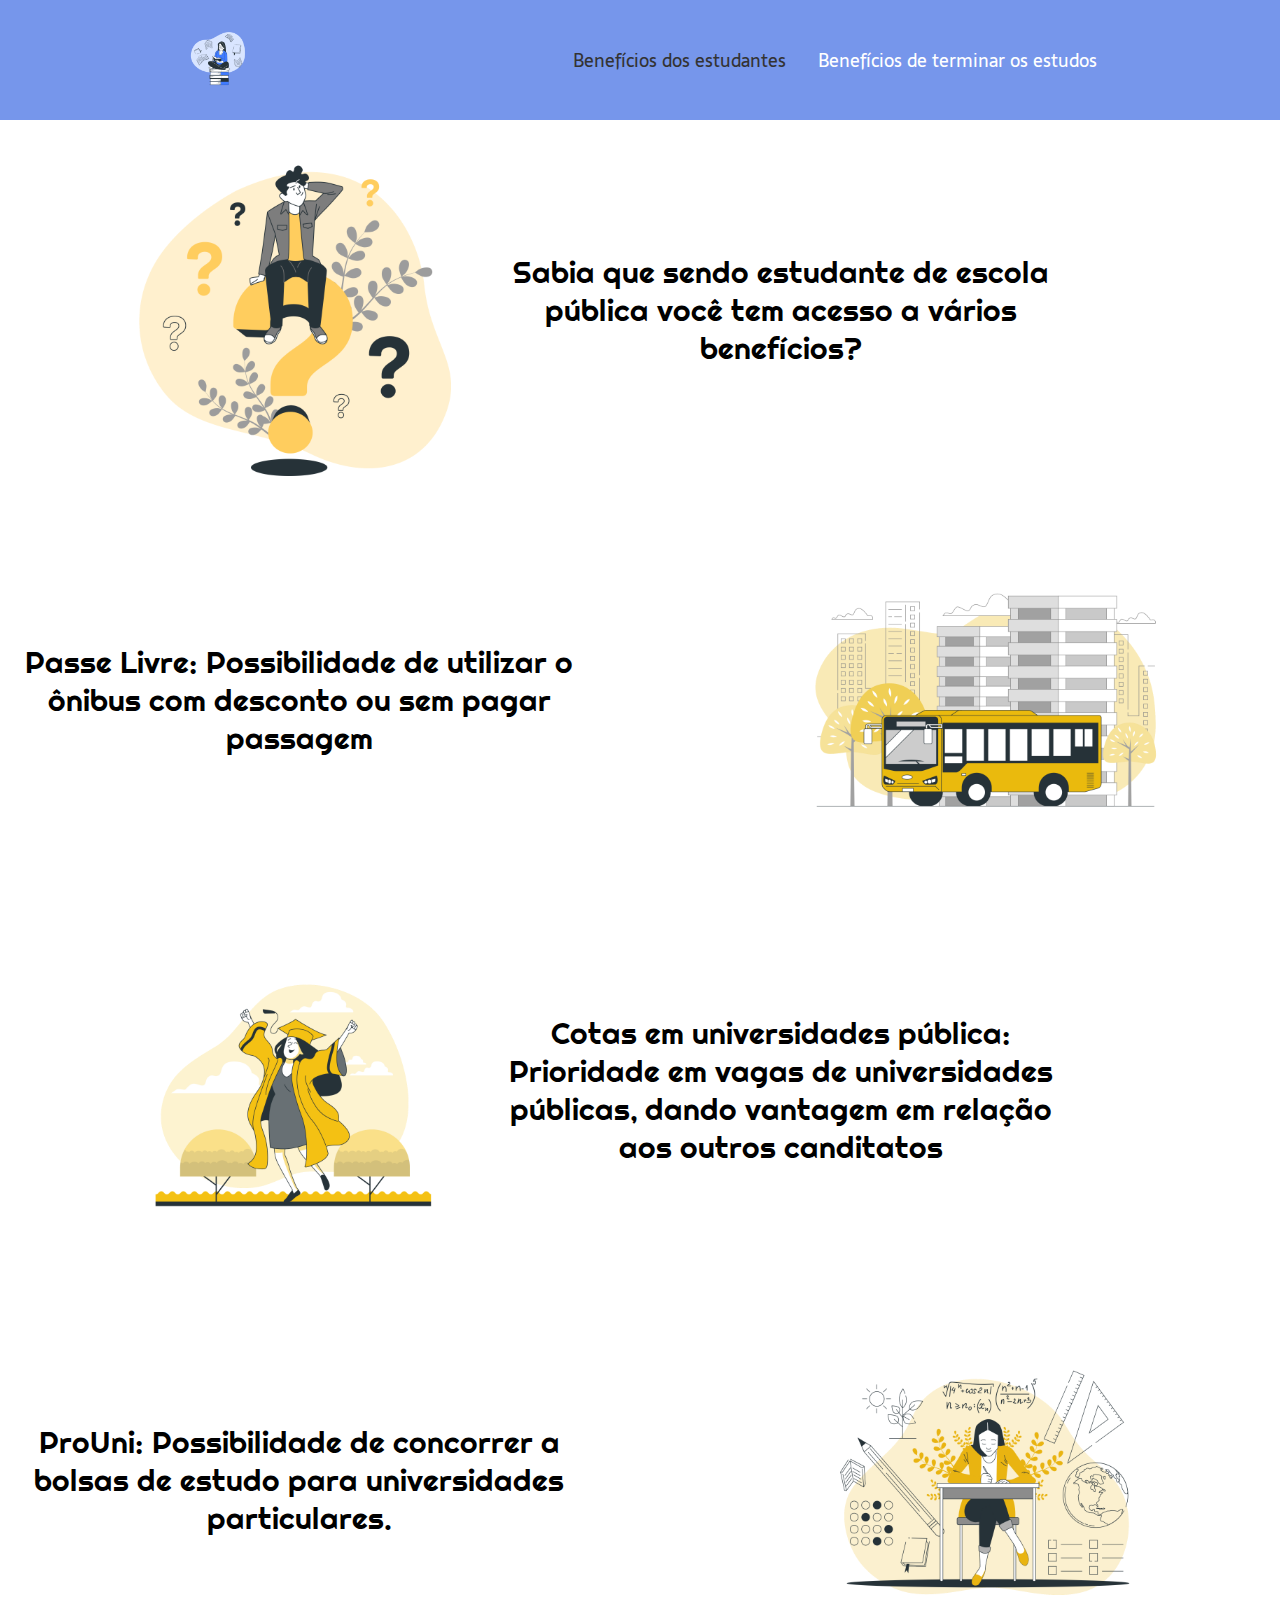
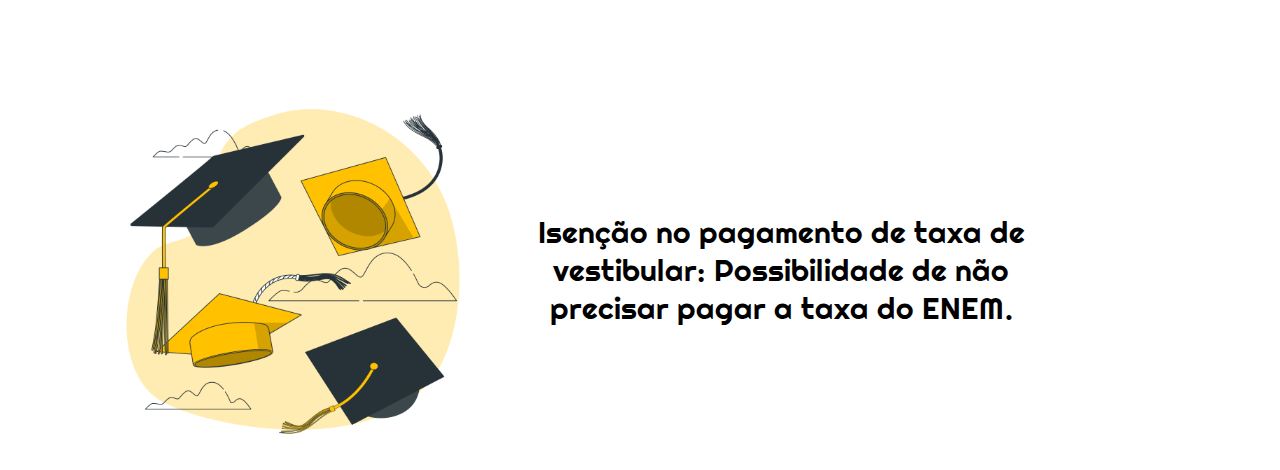
<file: index.html>
<!DOCTYPE html>
<html lang="pt-br">
<head>
    <meta charset="UTF-8">
    <meta name="viewport" content="width=device-width, initial-scale=1.0">
    <meta name="description" content="Aqui você irá encontrar os principais direitos que os estudantes de escola pública tem acesso,além de onde consegui-los! ">
    <title>Meus direitos como estudante</title>
    <link rel="stylesheet" type="text/css" href="index.css">
    <link rel="stylesheet" type="text/css" href="animista.css">
</head>
<body>
        <header class="cabecalho">
                <img class="img-cabecalho" src="image/img-cabecalho.png" alt="">

                <nav class="menu">
                        <a class="option-activate" href="">Benefícios dos estudantes</a>
                        <a class="option" href="page2.html">Benefícios de terminar os estudos</a>
                </nav>
        </header>

        <main class="conteudo">
                <section class="section1">
                        <img class="img-section1" src="image/index/img-section1.png" alt="">
                        <div class="text-button">
                                <p class="text">Sabia que sendo estudante de escola pública você tem acesso a vários benefícios?</p>
                        </div>
                </section>

                <section class="section2">
                        <div class="text-button">
                                <p class="text">Passe Livre: Possibilidade de utilizar o ônibus com desconto ou sem pagar passagem</p>
                        </div>
                        <img class="img-section2" src="image/index/img-section2.png" alt="">
                </section>

                <section class="section3">
                        <img class="img-section3" src="image/index/img-section3.png" alt="">
                        <div class="text-button">
                                <p class="text">Cotas em universidades pública: Prioridade em vagas de universidades públicas, dando vantagem em relação aos outros canditatos</p>
                        </div>
                </section>

                <section class="section4">
                        <div class="text-button">
                                <p class="text">ProUni: Possibilidade de concorrer a bolsas de estudo para universidades particulares.</p>
                        </div>
                        <img class="img-section4" src="image/index/img-section4.png" alt="">
                </section>

                <section class="section5">
                        <img class="img-section5" src="image/index/img-section5.png" alt="">
                        <div class="text-button">
                                <p class="text">Isenção no pagamento de taxa de vestibular: Possibilidade de não precisar pagar a taxa do ENEM.</p>
                        </div>
                </section>

        </main>
</body>
</html>
</file>
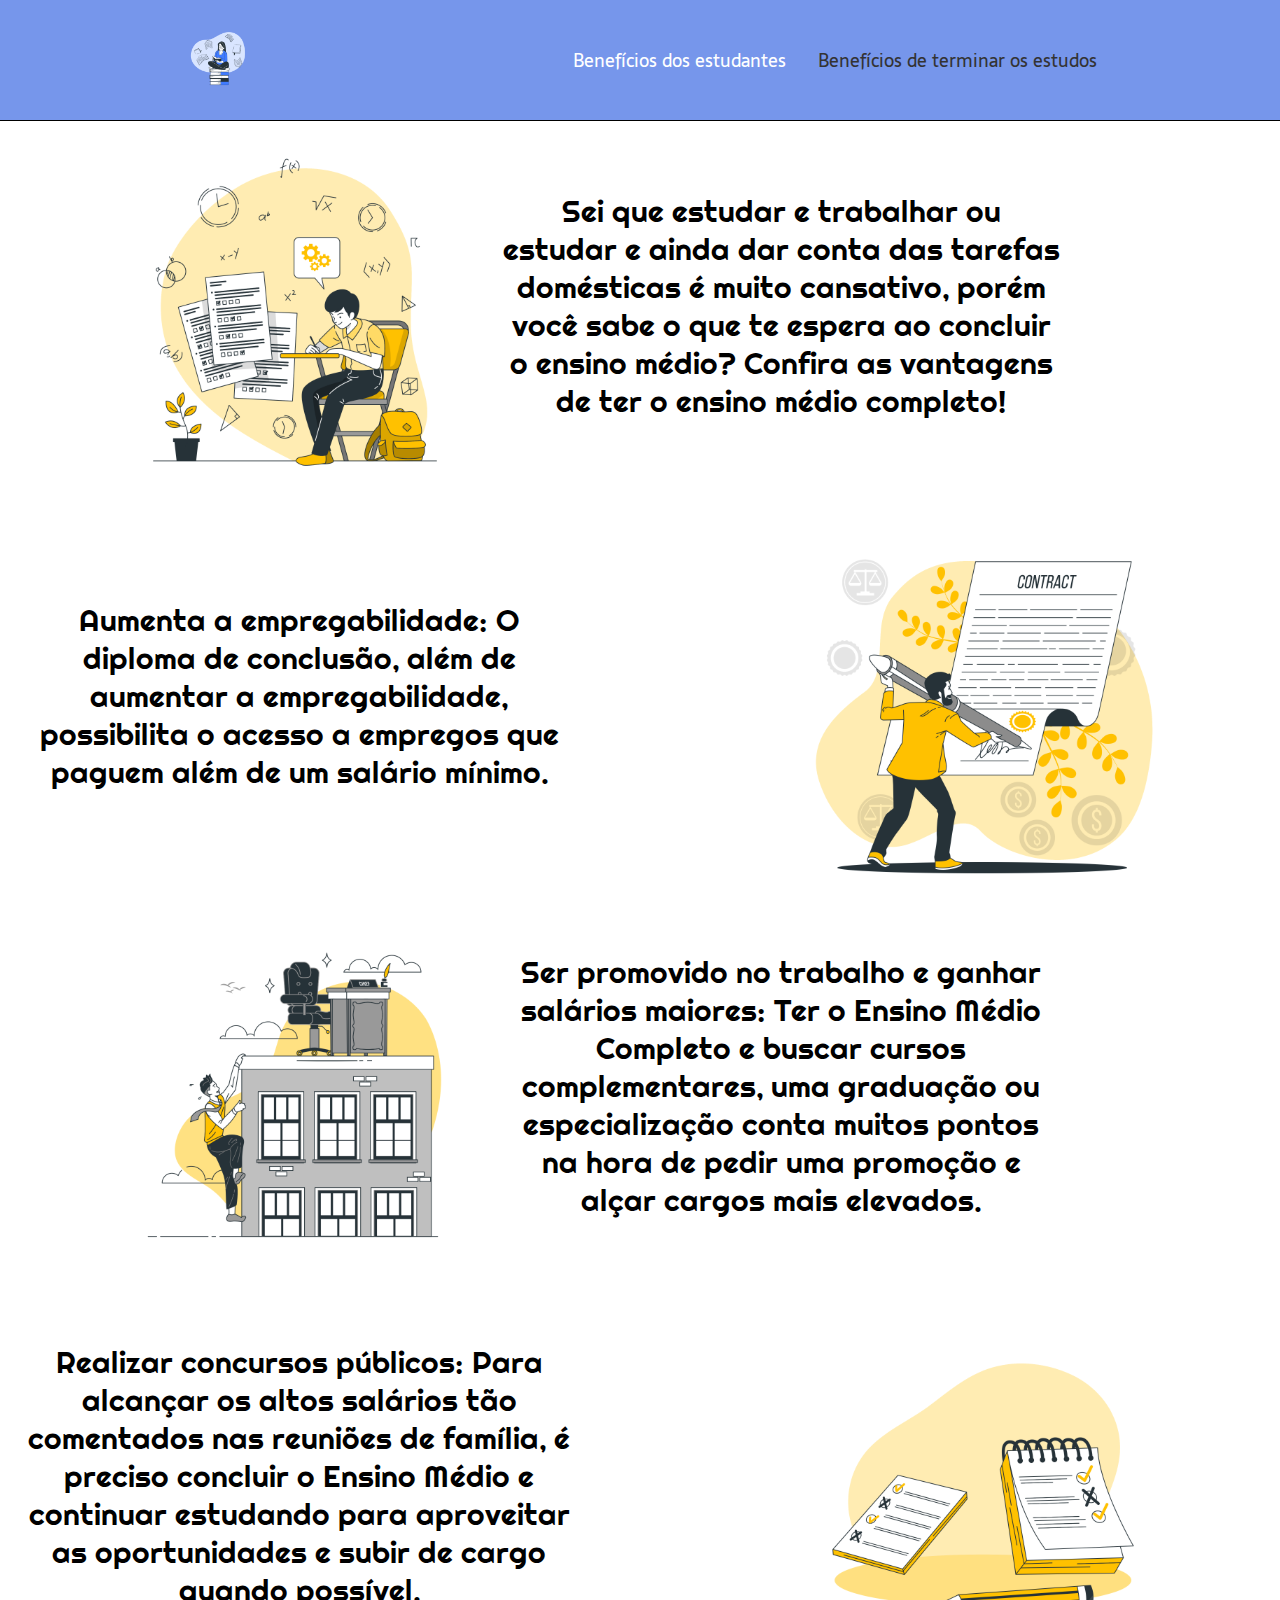
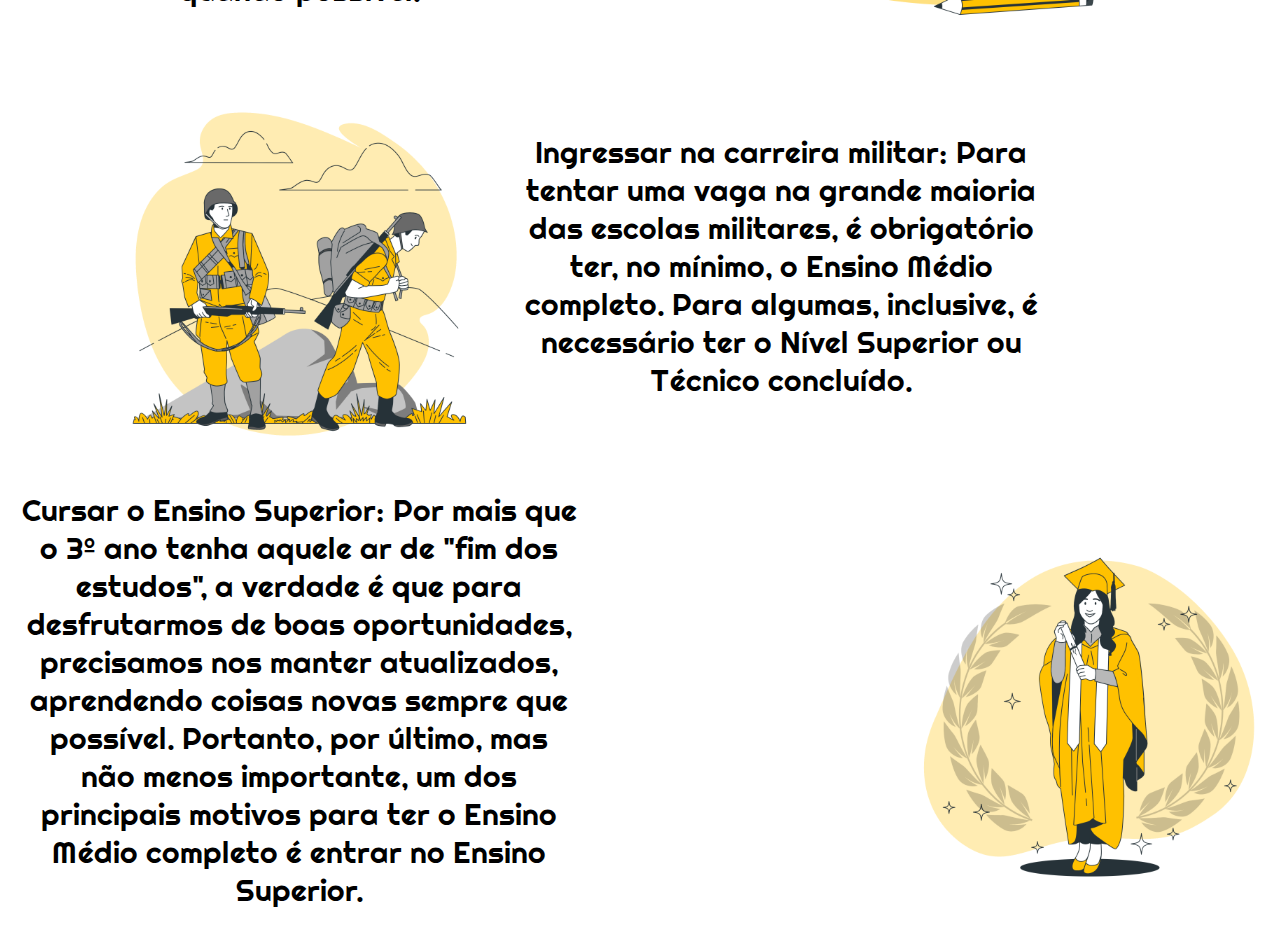
<file: page2.html>
<!DOCTYPE html>
<html lang="pt-br">
<head>
    <meta charset="UTF-8">
    <meta name="viewport" content="width=device-width, initial-scale=1.0">
    <meta name="description" content="Aqui você irá encontrar os principais direitos que os estudantes de escola pública tem acesso,além de onde consegui-los! ">
    <title>Meus direitos como estudante</title>
    <link rel="stylesheet" type="text/css" href="page2.css">
    <link rel="stylesheet" type="text/css" href="animista.css">
</head>
<body>
        <header class="cabecalho">
                <img class="img-cabecalho" src="image/img-cabecalho.png" alt="">

                <nav class="menu">
                        <a class="option" href="index.html">Benefícios dos estudantes</a>
                        <a class="option-activate" href="">Benefícios de terminar os estudos</a>
                </nav>
        </header>

        <main class="conteudo">
                <section class="section1">
                        <img class="img-section1" src="image/page2/img-section1.png" alt="">
                        <div class="text-button">
                                <p class="text">Sei que estudar e trabalhar ou estudar e ainda dar conta das tarefas domésticas é muito cansativo, porém você sabe o que te espera ao concluir o ensino médio? Confira as vantagens de ter o ensino médio completo!</p>
                        </div>
                </section>

                <section class="section2">
                        <div class="text-button">
                                <p class="text">Aumenta a empregabilidade: O diploma de conclusão, além de aumentar a empregabilidade, possibilita o acesso a empregos que paguem além de um salário mínimo.</p>
                        </div>
                        <img class="img-section2" src="image/page2/img-section2.png" alt="">
                </section>
                
                <section class="section3">
                        <img class="img-section3" src="image/page2/img-section3.png" alt="">
                        <div class="text-button">
                                <p class="text">Ser promovido no trabalho e ganhar salários maiores: Ter o Ensino Médio Completo e buscar cursos complementares, uma graduação ou especialização conta muitos pontos na hora de pedir uma promoção e alçar cargos mais elevados.</p>
                        </div>
                </section>

                <section class="section4">
                        <div class="text-button">
                                <p class="text">Realizar concursos públicos: Para alcançar os altos salários tão comentados nas reuniões de família, é preciso concluir o Ensino Médio e continuar estudando para aproveitar as oportunidades e subir de cargo quando possível.</p>
                        </div>
                        <img class="img-section4" src="image/page2/img-section4.png" alt="">
                </section>

                <section class="section5">
                        <img class="img-section1" src="image/page2/img-section5.png" alt="">
                        <div class="text-button">
                                <p class="text">Ingressar na carreira militar: Para tentar uma vaga na grande maioria das escolas militares, é obrigatório ter, no mínimo, o Ensino Médio completo. Para algumas, inclusive, é necessário ter o Nível Superior ou Técnico concluído. </p>
                        </div>
                </section>

                <section class="section6">
                        <div class="text-button">
                                <p class="text">Cursar o Ensino Superior: Por mais que o 3º ano tenha aquele ar de "fim dos estudos", a verdade é que para desfrutarmos de boas oportunidades, precisamos nos manter atualizados, aprendendo coisas novas sempre que possível. Portanto, por último, mas não menos importante, um dos principais motivos para ter o Ensino Médio completo é entrar no Ensino Superior. </p>
                        </div>
                        <img class="img-section1" src="image/page2/img-section6.png" alt="">
                </section>
        </main>
</body>
</html>
</file>
<file: index.css>
@import url('https://fonts.googleapis.com/css2?family=Righteous&family=Sarala:wght@400;700&display=swap');



* {
  margin: 0;
  padding: 0;
  box-sizing: border-box;
  text-decoration: none;
}

body,html{
  height: 100%;
}

a{
  margin: 0;
  list-style-type: none;
}

button{
  outline: none !important;
  border: none;
}

button:hover{
  cursor: pointer;
}

.cabecalho {
  display: flex;
  flex-direction: row;
  align-items: center;
  justify-content: space-around;
  padding: 24px;
  background-color: #7696EB;
}

.img-cabecalho {
  height: 72px;
}

.menu {
  display: flex;
  gap: 32px;
}

.option {
  font-family: 'Sarala', sans-serif;
  color: #FFFFFF;
  font-weight: 400;
  font-size: 18px;
  transition: all 0.4s;
}

.option-activate {
  font-family: 'Sarala', sans-serif;
  color: #333333;;
  font-weight: 400;
  font-size: 18px;
  transition: all 0.4s;
}

.option:hover{
  color: #333333;
}

.conteudo {
  margin-bottom: 48px;
}

.section1{
  display: flex;
  flex-direction: row;
  align-items: center;
  justify-content: space-around;
  gap: 32px;
  padding: 20px;
}

.img-section1{
  height: 350px;
  padding-left: 100px;
  animation: scale-up-center 1s both;
}

.section2{
  display: flex;
  flex-direction: row;
  align-items: center;
  justify-content: space-around;
  gap: 32px;
  padding: 20px;
}

.img-section2{
  height: 350px;
  padding-right: 100px;
  animation: scale-up-center 1s both;
}

.section3{
  display: flex;
  flex-direction: row;
  align-items: center;
  justify-content: space-around;
  gap: 32px;
  padding: 20px;
}

.img-section3{
  height: 350px;
  padding-left: 100px;
  animation: scale-up-center 1s both;
}

.section4{
  display: flex;
  flex-direction: row;
  align-items: center;
  justify-content: space-around;
  gap: 32px;
  padding: 20px;
}

.img-section4{
  height: 350px;
  padding-right: 100px;
  animation: scale-up-center 1s both;
}

.section5{
  display: flex;
  flex-direction: row;
  align-items: center;
  justify-content: space-around;
  gap: 32px;
  padding: 20px;
}

.img-section5{
  height: 350px;
  padding-left: 100px;
  animation: scale-up-center 1s both;
}

.text-button{
  font-family: 'Righteous', cursive;
  color: #000;
  text-align: center;
  padding-right: 200px;
}

.text{
  font-size: 30px;
  padding-bottom: 10px;
  animation: tracking-in-expand 3s both;
}

@media only screen and (max-width: 1320px) {
  .cabecalho {
    padding: 24px;
  }
  .conteudo{
    width: 100%;
  }
}

@media only screen and (max-width: 1100px) {
  .cabecalho {
    padding: 14px;
  }
  .text{
    font-size: 25px;
  }

  .section1{
    display: flex;
    flex-direction: row;
    align-items: center;
    justify-content: space-around;
    gap: 22px;
    padding: 20px;
  }

  .img-section1{
    height: 250px;
    padding-left: 50px;
    animation: scale-up-center 1s both;
  }

  .section2{
    display: flex;
    flex-direction: row;
    align-items: center;
    justify-content: space-around;
    gap: 22px;
    padding: 20px;
  }

  .img-section2{
    height: 250px;
    padding-left: 50px;
    animation: scale-up-center 1s both;
  }

  .section3{
    display: flex;
    flex-direction: row;
    align-items: center;
    justify-content: space-around;
    gap: 22px;
    padding: 20px;
  }

  .img-section3{
    height: 250px;
    padding-left: 50px;
    animation: scale-up-center 1s both;
  }

  .section4{
    display: flex;
    flex-direction: row;
    align-items: center;
    justify-content: space-around;
    gap: 22px;
    padding: 20px;
  }

  .img-section4{
    height: 250px;
    padding-left: 50px;
    animation: scale-up-center 1s both;
  }

  .section5{
    display: flex;
    flex-direction: row;
    align-items: center;
    justify-content: space-around;
    gap: 22px;
    padding: 20px;
  }

  .img-section5{
    height: 250px;
    padding-left: 50px;
    animation: scale-up-center 1s both;
  }

}

@media only screen and (max-width: 900px) {
  .cabecalho{
      padding: 4px;
  }
  .text{
    font-size: 20px;
  }

  .section1{
    display: flex;
    flex-direction: row;
    align-items: center;
    justify-content: space-around;
    gap: 12px;
    padding: 10px;
  }

  .img-section1{
    height: 225px;
    padding-left: 25px;
    animation: scale-up-center 1s both;
  }

  .section2{
    display: flex;
    flex-direction: row;
    align-items: center;
    justify-content: space-around;
    gap: 12px;
    padding: 10px;
  }

  .img-section2{
    height: 225px;
    padding-left: 25px;
    animation: scale-up-center 1s both;
  }

  .section3{
    display: flex;
    flex-direction: row;
    align-items: center;
    justify-content: space-around;
    gap: 12px;
    padding: 10px;
  }

  .img-section3{
    height: 225px;
    padding-left: 25px;
    animation: scale-up-center 1s both;
  }

  .section4{
    display: flex;
    flex-direction: row;
    align-items: center;
    justify-content: space-around;
    gap: 12px;
    padding: 10px;
  }

  .img-section4{
    height: 225px;
    padding-left: 25px;
    animation: scale-up-center 1s both;
  }

  .section5{
    display: flex;
    flex-direction: row;
    align-items: center;
    justify-content: space-around;
    gap: 12px;
    padding: 10px;
  }

  .img-section5{
    height: 225px;
    padding-left: 25px;
    animation: scale-up-center 1s both;
  }
}

@media only screen and (max-width: 500px) {
  .cabecalho{
      padding: 4px;
  }
  .option{
    font-size: 15px;
  }
  .option-activate{
    font-size: 15px;
  }
  .text{
    font-size: 15px;
  }
  .conteudo{
    width: 100%;
  }

  .section1{
    display: flex;
    flex-direction: row;
    align-items: center;
    justify-content: space-around;
    gap: 12px;
    padding: 15px;
  }

  .img-section1{
    height: 55px;
    padding: 5px;
    animation: scale-up-center 1s both;
  }

  .section2{
    display: flex;
    flex-direction: row;
    align-items: center;
    justify-content: space-around;
    gap: 12px;
    padding: 15px;
  }

  .img-section2{
    height: 55px;
    padding: 5px;
    animation: scale-up-center 1s both;
  }

  .section3{
    display: flex;
    flex-direction: row;
    align-items: center;
    justify-content: space-around;
    gap: 12px;
    padding: 5px;
  }

  .img-section3{
    height: 55px;
    padding: 5px;
    animation: scale-up-center 1s both;
  }

  .section4{
    display: flex;
    flex-direction: row;
    align-items: center;
    justify-content: space-around;
    gap: 12px;
    padding: 5px;
  }

  .img-section4{
    height: 55px;
    padding: 5px;
    animation: scale-up-center 1s both;
  }

  .section5{
    display: flex;
    flex-direction: row;
    align-items: center;
    justify-content: space-around;
    gap: 12px;
    padding: 5px;
  }

  .img-section5{
    height: 55px;
    padding: 5px;
    animation: scale-up-center 1s both;
  }
}
</file>
<file: animista.css>
/* ----------------------------------------------
 * Generated by Animista on 2023-10-30 13:27:59
 * Licensed under FreeBSD License.
 * See http://animista.net/license for more info. 
 * w: http://animista.net, t: @cssanimista
 * ---------------------------------------------- */

 @-webkit-keyframes scale-up-center{0%{-webkit-transform:scale(.5);transform:scale(.5)}100%{-webkit-transform:scale(1);transform:scale(1)}}@keyframes scale-up-center{0%{-webkit-transform:scale(.5);transform:scale(.5)}100%{-webkit-transform:scale(1);transform:scale(1)}}
 @-webkit-keyframes tracking-in-expand{0%{letter-spacing:-.5em;opacity:0}40%{opacity:.6}100%{opacity:1}}@keyframes tracking-in-expand{0%{letter-spacing:-.5em;opacity:0}40%{opacity:.6}100%{opacity:1}}
</file>
<file: page2.css>
@import url('https://fonts.googleapis.com/css2?family=Righteous&family=Sarala:wght@400;700&display=swap');

* {
  margin: 0;
  padding: 0;
  box-sizing: border-box;
  text-decoration: none;
}

body,html{
  height: 100%;
}

a{
  margin: 0;
  list-style-type: none;
}

button{
  outline: none !important;
  border: none;
}

button:hover{
  cursor: pointer;
}

.cabecalho {
  display: flex;
  flex-direction: row;
  align-items: center;
  justify-content: space-around;
  padding: 24px;
  background-color: #7696EB;
}

.img-cabecalho {
  height: 72px;
}

.menu {
  display: flex;
  gap: 32px;
}

.option {
  font-family: 'Sarala', sans-serif;
  color: #FFFFFF;
  font-weight: 400;
  font-size: 18px;
  transition: all 0.4s;
}

.option-activate {
  font-family: 'Sarala', sans-serif;
  color: #333333;;
  font-weight: 400;
  font-size: 18px;
  transition: all 0.4s;
}

.option:hover{
  color: #333333;
}

.conteudo {
  margin-bottom: 48px;
  border-top: 0.4px solid #000;
}

.section1{
  display: flex;
  flex-direction: row;
  align-items: center;
  justify-content: space-around;
  gap: 32px;
  padding: 20px;
}

.img-section1{
  height: 350px;
  padding-left: 100px;
  animation: scale-up-center 1s both;
}

.section2{
  display: flex;
  flex-direction: row;
  align-items: center;
  justify-content: space-around;
  gap: 32px;
  padding: 20px;
}

.img-section2{
  height: 350px;
  padding-right: 100px;
  animation: scale-up-center 1s both;
}

.section3{
  display: flex;
  flex-direction: row;
  align-items: center;
  justify-content: space-around;
  gap: 32px;
  padding: 20px;
}

.img-section3{
  height: 350px;
  padding-left: 100px;
  animation: scale-up-center 1s both;
}

.section4{
  display: flex;
  flex-direction: row;
  align-items: center;
  justify-content: space-around;
  gap: 32px;
  padding: 20px;
}

.img-section4{
  height: 350px;
  padding-right: 100px;
  animation: scale-up-center 1s both;
}

.section5{
  display: flex;
  flex-direction: row;
  align-items: center;
  justify-content: space-around;
  gap: 32px;
  padding: 20px;
}

.img-section5{
  height: 350px;
  padding-left: 100px;
  animation: scale-up-center 1s both;
}

.section6{
  display: flex;
  flex-direction: row;
  align-items: center;
  justify-content: space-around;
  gap: 32px;
  padding: 20px;
}

.img-section6{
  height: 350px;
  padding-left: 100px;
  animation: scale-up-center 1s both;
}

.text-button{
  font-family: 'Righteous', cursive;
  color: #000;
  text-align: center;
  padding-right: 200px;
}

.text{
  font-size: 30px;
  padding-bottom: 20px;
  animation: tracking-in-expand 3s both;
}

@media only screen and (max-width: 1320px) {
  .cabecalho {
    padding: 24px;
  }
  .conteudo{
    width: 100%;
  }
}

@media only screen and (max-width: 1100px) {
  .cabecalho {
    padding: 14px;
  }
  .text{
    font-size: 25px;
  }

  .section1{
    display: flex;
    flex-direction: row;
    align-items: center;
    justify-content: space-around;
    gap: 22px;
    padding: 20px;
  }

  .img-section1{
    height: 250px;
    padding-left: 50px;
    animation: scale-up-center 1s both;
  }

  .section2{
    display: flex;
    flex-direction: row;
    align-items: center;
    justify-content: space-around;
    gap: 22px;
    padding: 20px;
  }

  .img-section2{
    height: 250px;
    padding-left: 50px;
    animation: scale-up-center 1s both;
  }

  .section3{
    display: flex;
    flex-direction: row;
    align-items: center;
    justify-content: space-around;
    gap: 22px;
    padding: 20px;
  }

  .img-section3{
    height: 250px;
    padding-left: 50px;
    animation: scale-up-center 1s both;
  }

  .section4{
    display: flex;
    flex-direction: row;
    align-items: center;
    justify-content: space-around;
    gap: 22px;
    padding: 20px;
  }

  .img-section4{
    height: 250px;
    padding-left: 50px;
    animation: scale-up-center 1s both;
  }

  .section5{
    display: flex;
    flex-direction: row;
    align-items: center;
    justify-content: space-around;
    gap: 22px;
    padding: 20px;
  }

  .img-section5{
    height: 250px;
    padding-left: 50px;
    animation: scale-up-center 1s both;
  }

  .section6{
    display: flex;
    flex-direction: row;
    align-items: center;
    justify-content: space-around;
    gap: 22px;
    padding: 20px;
  }

  .img-section6{
    height: 250px;
    padding-left: 50px;
    animation: scale-up-center 1s both;
  }

}

@media only screen and (max-width: 900px) {
  .cabecalho{
      padding: 4px;
  }
  .text{
    font-size: 20px;
  }

  .section1{
    display: flex;
    flex-direction: row;
    align-items: center;
    justify-content: space-around;
    gap: 12px;
    padding: 10px;
  }

  .img-section1{
    height: 225px;
    padding-left: 25px;
    animation: scale-up-center 1s both;
  }

  .section2{
    display: flex;
    flex-direction: row;
    align-items: center;
    justify-content: space-around;
    gap: 12px;
    padding: 10px;
  }

  .img-section2{
    height: 225px;
    padding-left: 25px;
    animation: scale-up-center 1s both;
  }

  .section3{
    display: flex;
    flex-direction: row;
    align-items: center;
    justify-content: space-around;
    gap: 12px;
    padding: 10px;
  }

  .img-section3{
    height: 225px;
    padding-left: 25px;
    animation: scale-up-center 1s both;
  }

  .section4{
    display: flex;
    flex-direction: row;
    align-items: center;
    justify-content: space-around;
    gap: 12px;
    padding: 10px;
  }

  .img-section4{
    height: 225px;
    padding-left: 25px;
    animation: scale-up-center 1s both;
  }

  .section5{
    display: flex;
    flex-direction: row;
    align-items: center;
    justify-content: space-around;
    gap: 12px;
    padding: 10px;
  }

  .img-section5{
    height: 225px;
    padding-left: 25px;
    animation: scale-up-center 1s both;
  }

  .section6{
    display: flex;
    flex-direction: row;
    align-items: center;
    justify-content: space-around;
    gap: 12px;
    padding: 10px;
  }

  .img-section6{
    height: 225px;
    padding-left: 25px;
    animation: scale-up-center 1s both;
  }
}

@media only screen and (max-width: 500px) {
  .cabecalho{
    padding: 4px;
  }
  .option{
    font-size: 15px;
  }
  .option-activate{
    font-size: 15px;
  }
  .text{
    font-size: 15px;
  }
  .conteudo{
    width: 100%;
  }

  .section1{
    display: flex;
    flex-direction: row;
    align-items: center;
    justify-content: space-around;
    gap: 12px;
    padding: 5px;
  }

  .img-section1{
    height: 55px;
    padding: 5px;
    animation: scale-up-center 1s both;
  }

  .section2{
    display: flex;
    flex-direction: row;
    align-items: center;
    justify-content: space-around;
    gap: 12px;
    padding: 5px;
  }

  .img-section2{
    height: 55px;
    padding: 5px;
    animation: scale-up-center 1s both;
  }

  .section3{
    display: flex;
    flex-direction: row;
    align-items: center;
    justify-content: space-around;
    gap: 12px;
    padding: 5px;
  }

  .img-section3{
    height: 55px;
    padding: 5px;
    animation: scale-up-center 1s both;
  }

  .section4{
    display: flex;
    flex-direction: row;
    align-items: center;
    justify-content: space-around;
    gap: 12px;
    padding: 5px;
  }

  .img-section4{
    height: 55px;
    padding: 5px;
    animation: scale-up-center 1s both;
  }

  .section5{
    display: flex;
    flex-direction: row;
    align-items: center;
    justify-content: space-around;
    gap: 12px;
    padding: 5px;
  }

  .img-section5{
    height: 55px;
    padding: 5px;
    animation: scale-up-center 1s both;
  }
  .section6{
    display: flex;
    flex-direction: row;
    align-items: center;
    justify-content: space-around;
    gap: 12px;
    padding: 5px;
  }

  .img-section6{
    height: 55px;
    padding: 5px;
    animation: scale-up-center 1s both;
  }
}
</file>
